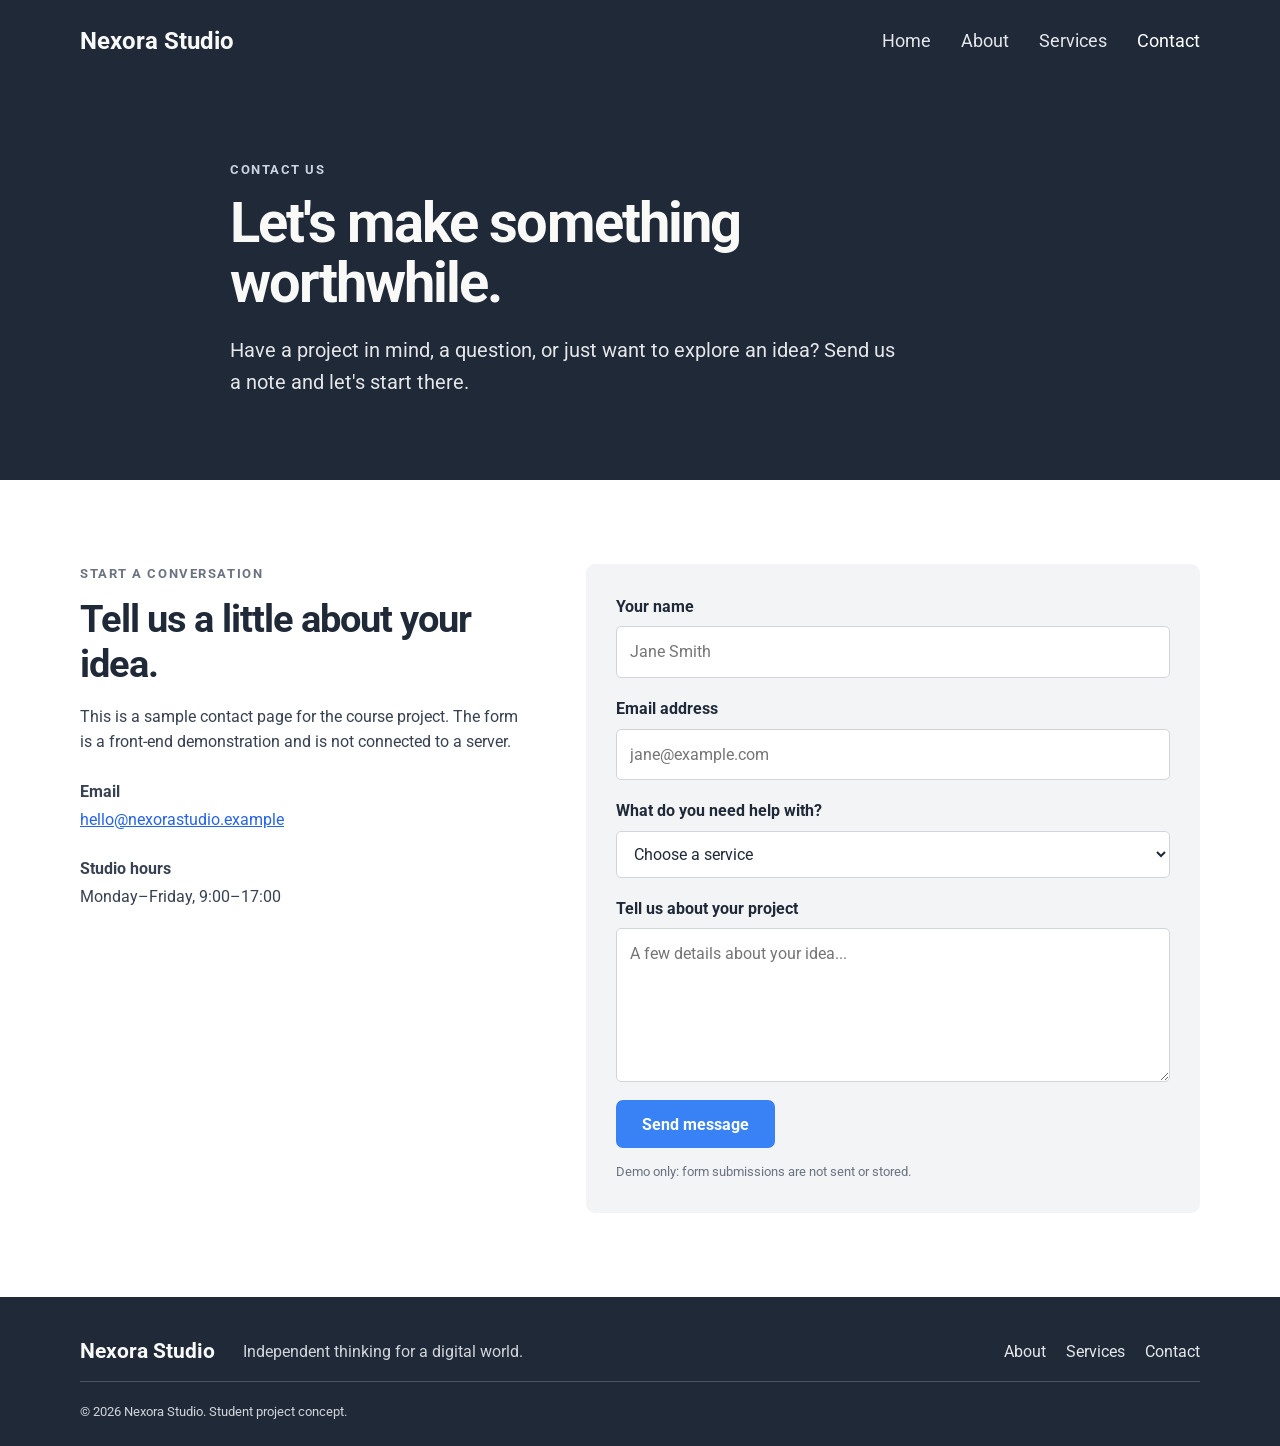
<file: contact.html>
<!DOCTYPE html>
<html lang="en">

<head>
    <meta charset="UTF-8">
    <meta name="viewport" content="width=device-width, initial-scale=1.0">
    <meta name="description" content="Contact Nexora Studio about your next digital project.">

    <title>Contact | Nexora Studio</title>

    <link rel="preconnect" href="https://fonts.googleapis.com">
    <link rel="preconnect" href="https://fonts.gstatic.com" crossorigin>

    <link
        href="https://fonts.googleapis.com/css2?family=Roboto:ital,wght@0,300;0,400;0,500;0,700;1,300;1,400&display=swap"
        rel="stylesheet"
    >

    <link rel="stylesheet" href="styles.css">
</head>

<body>

    <header class="site-header">
        <div class="container header-inner">

            <a class="logo" href="index.html">Nexora Studio</a>

            <input
                class="menu-toggle"
                type="checkbox"
                id="menu-toggle"
                aria-label="Toggle navigation"
            >

            <label
                class="menu-button"
                for="menu-toggle"
                aria-label="Open or close navigation"
            >
                <span></span>
                <span></span>
                <span></span>
            </label>

            <nav class="site-nav" aria-label="Main navigation">
                <a href="index.html">Home</a>
                <a href="about.html">About</a>
                <a href="services.html">Services</a>
                <a class="active" href="contact.html">Contact</a>
            </nav>

        </div>
    </header>

    <main>

        <section class="page-hero section-dark">
            <div class="container page-hero-inner">

                <p class="eyebrow eyebrow-light">Contact us</p>

                <h1>
                    Let's make something<br>
                    worthwhile.
                </h1>

                <p>
                    Have a project in mind, a question, or just want to explore
                    an idea? Send us a note and let's start there.
                </p>

            </div>
        </section>

        <section class="section-light section-padding">
            <div class="container contact-layout">

                <div class="contact-copy">

                    <p class="eyebrow">Start a conversation</p>

                    <h2>Tell us a little about your idea.</h2>

                    <p>
                        This is a sample contact page for the course project.
                        The form is a front-end demonstration and is not
                        connected to a server.
                    </p>

                    <div class="contact-detail">
                        <strong>Email</strong>
                        <a href="mailto:hello@nexorastudio.example">
                            hello@nexorastudio.example
                        </a>
                    </div>

                    <div class="contact-detail">
                        <strong>Studio hours</strong>
                        <span>Monday–Friday, 9:00–17:00</span>
                    </div>

                </div>

                <form class="contact-form" action="#" method="post">

                    <div class="form-field">
                        <label for="name">Your name</label>
                        <input
                            id="name"
                            name="name"
                            type="text"
                            placeholder="Jane Smith"
                            required
                        >
                    </div>

                    <div class="form-field">
                        <label for="email">Email address</label>
                        <input
                            id="email"
                            name="email"
                            type="email"
                            placeholder="jane@example.com"
                            required
                        >
                    </div>

                    <div class="form-field">
                        <label for="project">
                            What do you need help with?
                        </label>

                        <select id="project" name="project">
                            <option value="">Choose a service</option>
                            <option>Web design &amp; development</option>
                            <option>Brand strategy &amp; identity</option>
                            <option>Content &amp; storytelling</option>
                            <option>Digital growth support</option>
                            <option>Something else</option>
                        </select>
                    </div>

                    <div class="form-field">
                        <label for="message">
                            Tell us about your project
                        </label>

                        <textarea
                            id="message"
                            name="message"
                            rows="5"
                            placeholder="A few details about your idea..."
                            required
                        ></textarea>
                    </div>

                    <button class="button button-primary" type="submit">
                        Send message
                    </button>

                    <p class="form-note">
                        Demo only: form submissions are not sent or stored.
                    </p>

                </form>

            </div>
        </section>

    </main>

    <footer class="site-footer">
        <div class="container footer-inner">

            <a class="footer-logo" href="index.html">Nexora Studio</a>

            <p>Independent thinking for a digital world.</p>

            <nav class="footer-nav" aria-label="Footer navigation">
                <a href="about.html">About</a>
                <a href="services.html">Services</a>
                <a href="contact.html">Contact</a>
            </nav>

            <p class="copyright">
                &copy; 2026 Nexora Studio. Student project concept.
            </p>

        </div>
    </footer>

</body>

</html>
</file>
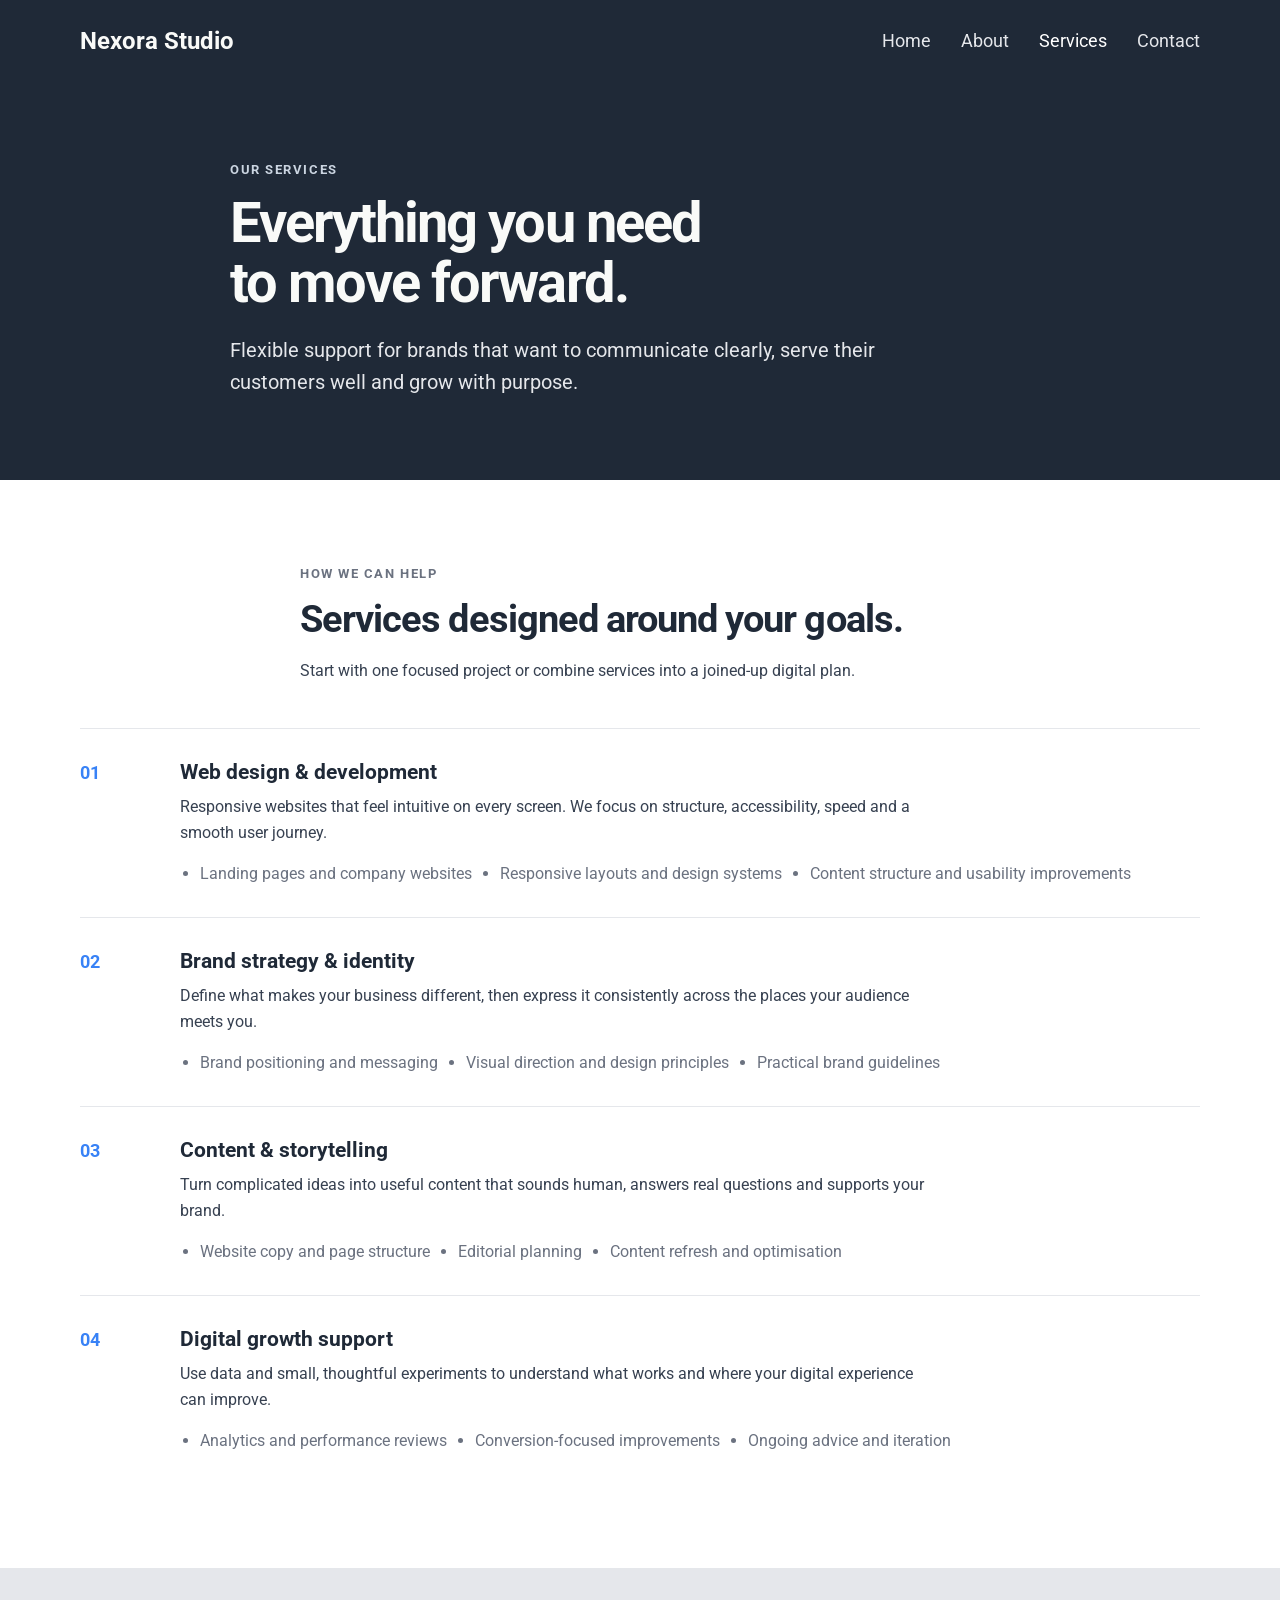
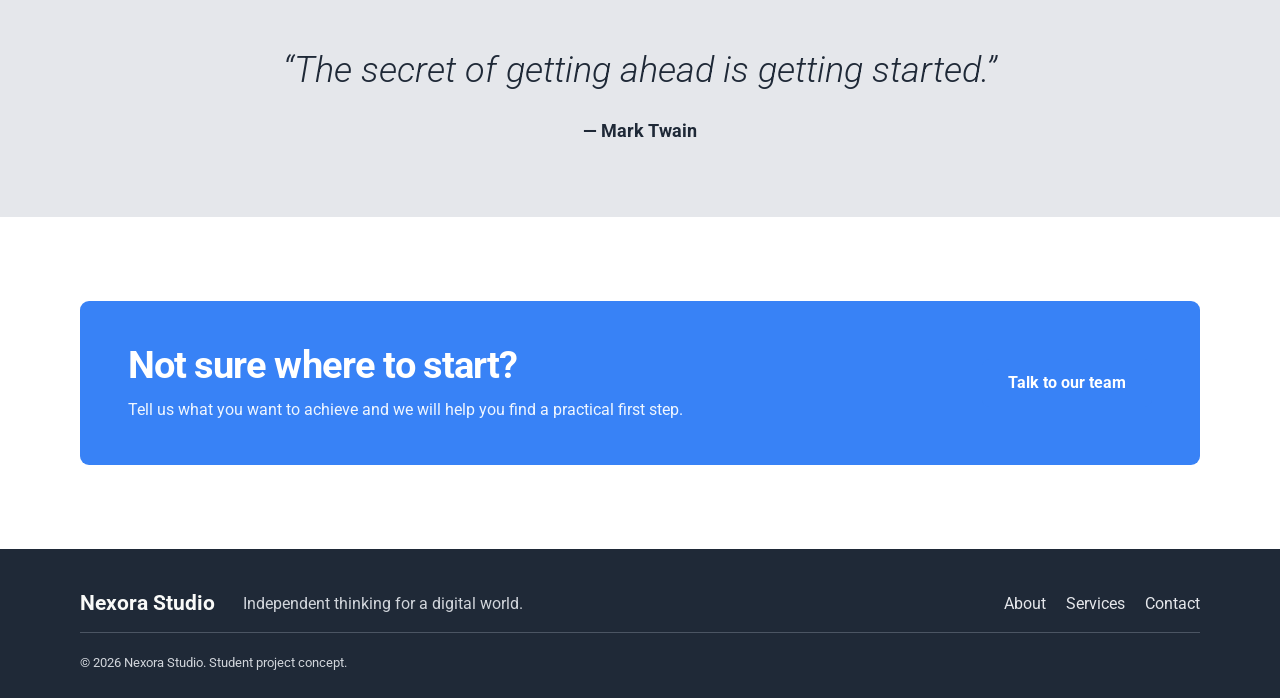
<file: services.html>
<!DOCTYPE html>
<html lang="en">
<head>
    <meta charset="UTF-8">
    <meta name="viewport" content="width=device-width, initial-scale=1.0">
    <meta name="description" content="Explore Nexora Studio's digital services.">

    <title>Services | Nexora Studio</title>

    <link rel="preconnect" href="https://fonts.googleapis.com">
    <link rel="preconnect" href="https://fonts.gstatic.com" crossorigin>

    <link
        href="https://fonts.googleapis.com/css2?family=Roboto:ital,wght@0,300;0,400;0,500;0,700;1,300;1,400&display=swap"
        rel="stylesheet"
    >

    <link rel="stylesheet" href="styles.css">
</head>

<body>

    <header class="site-header">
        <div class="container header-inner">

            <a class="logo" href="index.html">Nexora Studio</a>

            <input
                class="menu-toggle"
                type="checkbox"
                id="menu-toggle"
                aria-label="Toggle navigation"
            >

            <label
                class="menu-button"
                for="menu-toggle"
                aria-label="Open or close navigation"
            >
                <span></span>
                <span></span>
                <span></span>
            </label>

            <nav class="site-nav" aria-label="Main navigation">
                <a href="index.html">Home</a>
                <a href="about.html">About</a>
                <a class="active" href="services.html">Services</a>
                <a href="contact.html">Contact</a>
            </nav>

        </div>
    </header>

    <main>

        <!-- Hero section -->
        <section class="page-hero section-dark">
            <div class="container page-hero-inner">

                <p class="eyebrow eyebrow-light">Our services</p>

                <h1>
                    Everything you need
                    <br>
                    to move forward.
                </h1>

                <p>
                    Flexible support for brands that want to communicate clearly,
                    serve their customers well and grow with purpose.
                </p>

            </div>
        </section>

        <!-- Services section -->
        <section class="section-light section-padding">
            <div class="container">

                <div class="section-heading">
                    <p class="eyebrow">How we can help</p>

                    <h2>Services designed around your goals.</h2>

                    <p>
                        Start with one focused project or combine services into
                        a joined-up digital plan.
                    </p>
                </div>

                <div class="service-list">

                    <!-- Service 01 -->
                    <article class="service-row">
                        <div class="service-index">01</div>

                        <div class="service-content">
                            <h3>Web design &amp; development</h3>

                            <p>
                                Responsive websites that feel intuitive on every
                                screen. We focus on structure, accessibility,
                                speed and a smooth user journey.
                            </p>

                            <ul>
                                <li>Landing pages and company websites</li>
                                <li>Responsive layouts and design systems</li>
                                <li>Content structure and usability improvements</li>
                            </ul>
                        </div>
                    </article>

                    <!-- Service 02 -->
                    <article class="service-row">
                        <div class="service-index">02</div>

                        <div class="service-content">
                            <h3>Brand strategy &amp; identity</h3>

                            <p>
                                Define what makes your business different,
                                then express it consistently across the places
                                your audience meets you.
                            </p>

                            <ul>
                                <li>Brand positioning and messaging</li>
                                <li>Visual direction and design principles</li>
                                <li>Practical brand guidelines</li>
                            </ul>
                        </div>
                    </article>

                    <!-- Service 03 -->
                    <article class="service-row">
                        <div class="service-index">03</div>

                        <div class="service-content">
                            <h3>Content &amp; storytelling</h3>

                            <p>
                                Turn complicated ideas into useful content
                                that sounds human, answers real questions
                                and supports your brand.
                            </p>

                            <ul>
                                <li>Website copy and page structure</li>
                                <li>Editorial planning</li>
                                <li>Content refresh and optimisation</li>
                            </ul>
                        </div>
                    </article>

                    <!-- Service 04 -->
                    <article class="service-row">
                        <div class="service-index">04</div>

                        <div class="service-content">
                            <h3>Digital growth support</h3>

                            <p>
                                Use data and small, thoughtful experiments
                                to understand what works and where your
                                digital experience can improve.
                            </p>

                            <ul>
                                <li>Analytics and performance reviews</li>
                                <li>Conversion-focused improvements</li>
                                <li>Ongoing advice and iteration</li>
                            </ul>
                        </div>
                    </article>

                </div>
            </div>
        </section>

        <!-- Quote section -->
        <section class="quote-section section-padding">
            <div class="container quote-inner">

                <blockquote class="quote-text">
                    “The secret of getting ahead is getting started.”
                </blockquote>

                <p class="quote-attribution">— Mark Twain</p>

            </div>
        </section>

        <!-- Call to action section -->
        <section class="section-light section-padding">
            <div class="container cta-panel">

                <div>
                    <h2>Not sure where to start?</h2>

                    <p>
                        Tell us what you want to achieve and we will help
                        you find a practical first step.
                    </p>
                </div>

                <a class="button button-primary" href="contact.html">
                    Talk to our team
                </a>

            </div>
        </section>

    </main>

    <!-- Footer -->
    <footer class="site-footer">
        <div class="container footer-inner">

            <a class="footer-logo" href="index.html">Nexora Studio</a>

            <p>Independent thinking for a digital world.</p>

            <nav class="footer-nav" aria-label="Footer navigation">
                <a href="about.html">About</a>
                <a href="services.html">Services</a>
                <a href="contact.html">Contact</a>
            </nav>

            <p class="copyright">
                &copy; 2026 Nexora Studio. Student project concept.
            </p>

        </div>
    </footer>

</body>
</html>
</file>
<file: styles.css>
/* Nexora Studio — shared stylesheet. Vanilla CSS only: no Grid and no JavaScript. */
:root{--dark:#1f2937;--light-text:#f9faf8;--nav-link:#e5e7eb;--quote-bg:#e5e7eb;--quote-text:#1f2937;--cta:#3882f6;--soft:#f3f4f6;--body:#374151;--muted:#6b7280;--content-width:1120px}
*{box-sizing:border-box}html{scroll-behavior:smooth}body{margin:0;font-family:"Roboto",Arial,sans-serif;color:var(--body);background:#fff;line-height:1.6}img{display:block;max-width:100%;height:auto}a{color:inherit}.container{width:min(var(--content-width),calc(100% - 48px));margin-inline:auto}
.site-header{background:var(--dark);color:var(--light-text)}.header-inner{min-height:82px;display:flex;align-items:center;justify-content:space-between;gap:24px;position:relative}.logo,.footer-logo{color:var(--light-text);font-size:24px;line-height:1.2;font-weight:700;text-decoration:none;white-space:nowrap}.site-nav{display:flex;align-items:center;justify-content:flex-end;gap:30px}.site-nav a{color:var(--nav-link);font-size:18px;font-weight:400;text-decoration:none;transition:color .16s ease}.site-nav a:hover,.site-nav a:focus-visible,.site-nav a.active{color:#fff}.site-nav a:focus-visible,.logo:focus-visible,.footer-nav a:focus-visible,.button:focus-visible{outline:3px solid #93c5fd;outline-offset:4px}.menu-toggle,.menu-button{display:none}
.section-dark{background:var(--dark);color:var(--light-text)}.section-light{background:#fff}.section-muted{background:var(--soft)}.section-padding{padding:84px 0}.hero{padding:64px 0 76px}.hero-inner{display:flex;align-items:center;justify-content:space-between;gap:52px}.hero-copy,.hero-media{flex:1 1 48%;min-width:0}.hero-copy{max-width:540px}.eyebrow{margin:0 0 12px;color:var(--muted);text-transform:uppercase;letter-spacing:.12em;font-size:13px;font-weight:700}.eyebrow-light{color:#cbd5e1}h1,h2,h3,p{margin-top:0}h1{margin-bottom:20px;font-size:clamp(38px,4.4vw,56px);line-height:1.08;letter-spacing:-.035em;font-weight:700}h2{margin-bottom:16px;color:var(--dark);font-size:clamp(28px,3.1vw,38px);line-height:1.2;letter-spacing:-.025em}h3{margin-bottom:8px;color:var(--dark);font-size:21px;line-height:1.3}.hero-description{max-width:500px;margin-bottom:28px;color:#e5e7eb;font-size:20px;line-height:1.55}.hero-media img{width:100%;aspect-ratio:6/5;object-fit:cover;border-radius:8px}
.button{display:inline-flex;align-items:center;justify-content:center;min-height:48px;padding:12px 24px;border:2px solid transparent;border-radius:7px;font:inherit;font-weight:700;line-height:1.2;text-align:center;text-decoration:none;cursor:pointer;transition:transform .16s ease,background-color .16s ease}.button:hover{transform:translateY(-1px)}.button-primary{background:var(--cta);color:#fff}.button-primary:hover{background:#2563eb}.button-outline{background:transparent;color:#fff;border-color:#fff}.button-outline:hover{background:rgba(255,255,255,.12)}
.section-heading{max-width:680px;margin:0 auto 44px}.section-heading p:last-child{margin-bottom:0}.centered{text-align:center}.feature-list{display:flex;align-items:stretch;gap:24px}.feature-card{flex:1 1 0;min-width:0}.feature-card img{width:100%;aspect-ratio:4/3;object-fit:cover;border-radius:7px;margin-bottom:20px}.feature-card p{margin-bottom:0;color:var(--muted)}
.quote-section{padding:78px 0 72px;background:var(--quote-bg);color:var(--quote-text)}.quote-inner{max-width:900px;text-align:center}.quote-text{margin:0 auto 22px;color:var(--quote-text);font-size:36px;font-weight:300;font-style:italic;line-height:1.35}.quote-attribution{margin:0;color:var(--quote-text);font-size:18px;font-weight:700}.cta-panel{display:flex;align-items:center;justify-content:space-between;gap:32px;padding:42px 48px;border-radius:9px;background:var(--cta);color:#fff}.cta-panel h2{color:#fff;margin-bottom:8px}.cta-panel p{margin-bottom:0;max-width:650px;color:#eff6ff}.cta-panel .button{flex-shrink:0}
.site-footer{padding:42px 0 24px;background:var(--dark);color:var(--nav-link)}.footer-inner{display:flex;align-items:center;flex-wrap:wrap;gap:16px 28px}.footer-logo{font-size:21px}.footer-inner>p{margin:0;color:#d1d5db}.footer-nav{display:flex;flex-wrap:wrap;gap:20px;margin-left:auto}.footer-nav a{color:var(--nav-link);text-decoration:none}.footer-nav a:hover{color:#fff}.copyright{flex-basis:100%;padding-top:20px;border-top:1px solid #4b5563;font-size:13px}
.page-hero{padding:78px 0 82px}.page-hero-inner{max-width:820px}.page-hero h1{margin-bottom:20px}.page-hero p:last-child{max-width:680px;margin-bottom:0;color:#e5e7eb;font-size:20px}.split-section{display:flex;align-items:center;gap:56px}.split-copy,.split-media{flex:1 1 50%;min-width:0}.split-copy p:last-child{margin-bottom:0}.split-media img{width:100%;aspect-ratio:5/4;object-fit:cover;border-radius:8px}.principle-list{display:flex;align-items:stretch;gap:28px;margin-top:42px;text-align:left}.principle-list article{flex:1 1 0;min-width:0}.principle-number{display:block;margin-bottom:14px;color:var(--cta);font-size:14px;font-weight:700;letter-spacing:.1em}.principle-list p{margin-bottom:0;color:var(--muted)}
.service-list{margin-top:42px}.service-row{display:flex;gap:30px;padding:30px 0;border-top:1px solid #e5e7eb}.service-index{flex:0 0 70px;color:var(--cta);font-size:18px;font-weight:700}.service-content{flex:1}.service-content p{max-width:760px}.service-content ul{display:flex;flex-wrap:wrap;gap:8px 28px;padding-left:20px;margin-bottom:0;color:var(--muted)}.contact-layout{display:flex;align-items:flex-start;gap:64px}.contact-copy{flex:1 1 42%;min-width:0}.contact-form{flex:1 1 58%;min-width:0;padding:30px;background:var(--soft);border-radius:9px}.contact-detail{display:flex;flex-direction:column;gap:2px;margin-top:24px}.contact-detail a{color:#2563eb}.form-field{display:flex;flex-direction:column;gap:7px;margin-bottom:18px}.form-field label{color:var(--dark);font-weight:700}.form-field input,.form-field select,.form-field textarea{width:100%;padding:12px 13px;border:1px solid #d1d5db;border-radius:5px;background:#fff;color:var(--dark);font:inherit}.form-field textarea{resize:vertical}.form-field input:focus,.form-field select:focus,.form-field textarea:focus{outline:3px solid #bfdbfe;border-color:#3882f6}.form-note{margin:14px 0 0;color:var(--muted);font-size:13px}
@media(max-width:900px){.container{width:min(var(--content-width),calc(100% - 40px))}.hero-inner{gap:32px}.hero-description{font-size:18px}.feature-list{flex-wrap:wrap;row-gap:32px}.feature-card{flex:1 1 calc(50% - 24px)}.section-padding{padding:68px 0}.cta-panel{padding:34px}.contact-layout{gap:36px}.footer-inner{align-items:flex-start}}
@media(max-width:700px){.container{width:calc(100% - 36px)}.header-inner{min-height:74px}.menu-toggle{position:absolute;width:1px;height:1px;padding:0;margin:-1px;overflow:hidden;clip:rect(0,0,0,0);white-space:nowrap;border:0}.menu-button{display:flex;width:44px;height:44px;flex-direction:column;align-items:center;justify-content:center;gap:5px;border:1px solid #6b7280;border-radius:6px;cursor:pointer}.menu-button span{display:block;width:21px;height:2px;background:#f9faf8;transition:transform .16s ease,opacity .16s ease}.menu-toggle:focus-visible+.menu-button{outline:3px solid #93c5fd;outline-offset:3px}.site-nav{display:none;position:absolute;z-index:10;top:100%;left:-18px;right:-18px;padding:12px 18px 20px;flex-direction:column;align-items:stretch;gap:0;background:var(--dark);border-top:1px solid #4b5563}.site-nav a{padding:12px 4px;border-bottom:1px solid #374151}.site-nav a:last-child{border-bottom:0}.menu-toggle:checked~.site-nav{display:flex}.menu-toggle:checked+.menu-button span:first-child{transform:translateY(7px) rotate(45deg)}.menu-toggle:checked+.menu-button span:nth-child(2){opacity:0}.menu-toggle:checked+.menu-button span:last-child{transform:translateY(-7px) rotate(-45deg)}.hero{padding:48px 0 54px}.hero-inner,.split-section,.contact-layout{flex-direction:column;align-items:stretch}.hero-inner{gap:34px}.hero-copy,.hero-media,.split-copy,.split-media,.contact-copy,.contact-form{flex-basis:auto;max-width:none;width:100%}h1{font-size:clamp(36px,10vw,48px)}.hero-description,.page-hero p:last-child{font-size:18px}.hero-media img{aspect-ratio:5/4}.section-padding{padding:56px 0}.section-heading{margin-bottom:32px}.feature-list{flex-direction:column;gap:32px}.feature-card{flex-basis:auto}.feature-card img{aspect-ratio:16/9;margin-bottom:14px}.quote-section{padding:54px 0}.quote-text{font-size:clamp(26px,7vw,36px)}.quote-attribution{font-size:16px}.cta-panel{flex-direction:column;align-items:flex-start;padding:28px 24px;gap:22px}.footer-inner{flex-direction:column;align-items:flex-start;gap:14px}.footer-nav{margin-left:0;gap:18px}.copyright{margin-top:8px!important}.page-hero{padding:58px 0}.split-section{gap:28px}.principle-list{flex-direction:column;gap:26px;margin-top:30px}.principle-list article{flex-basis:auto}.service-row{gap:16px;padding:24px 0}.service-index{flex-basis:38px}.service-content ul{flex-direction:column;gap:6px}.contact-layout{gap:32px}.contact-form{padding:22px 18px}}
@media(max-width:400px){.container{width:calc(100% - 28px)}.logo{font-size:22px}.hero{padding-top:40px}.service-row{gap:10px}.service-index{flex-basis:30px;font-size:16px}}
</file>
